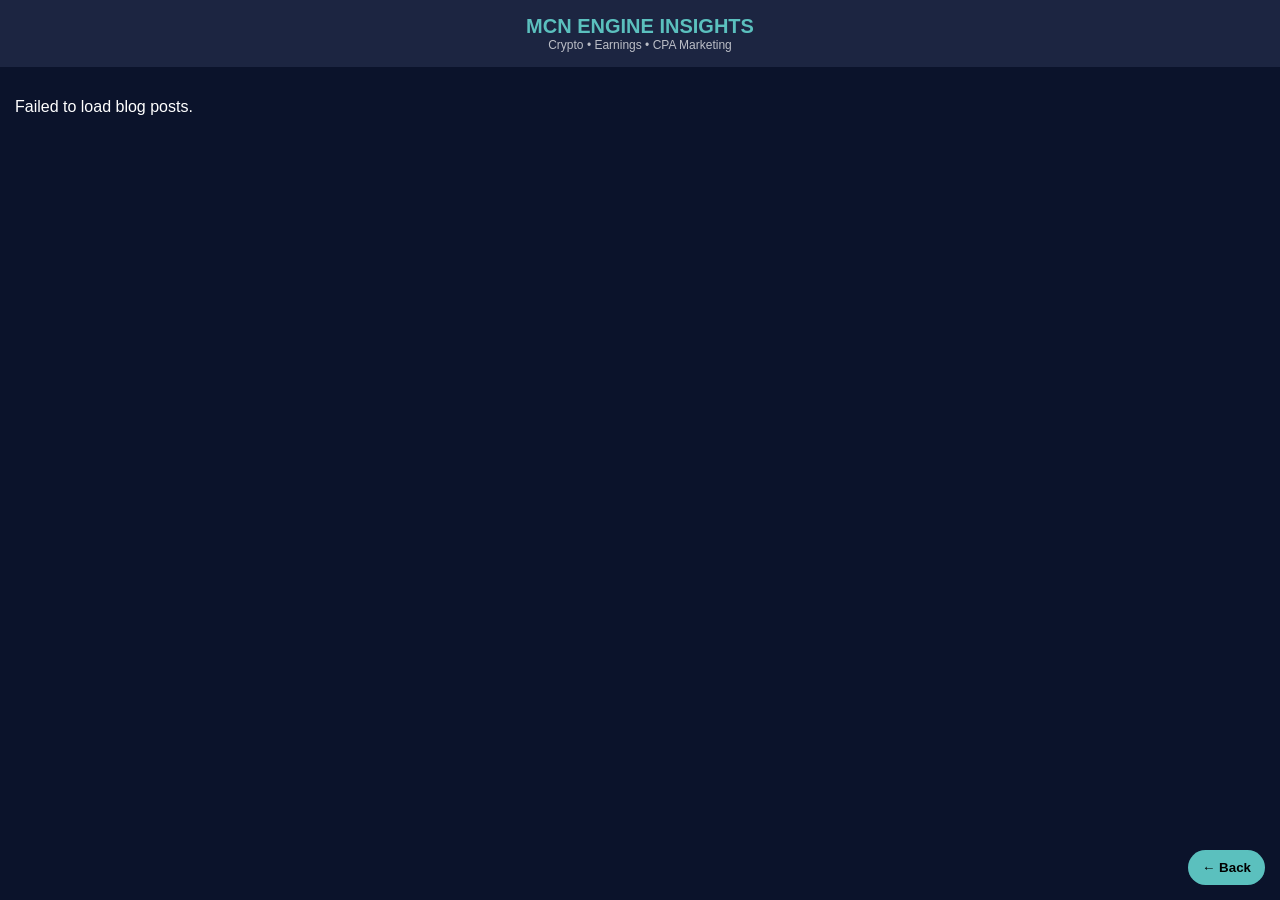
<file: blog/index.html>
<!DOCTYPE html>
<html>
<head>
  <title>MCN Engine Blog</title>

  <meta name="viewport" content="width=device-width, initial-scale=1.0">

  <meta name="description" content="MCN Engine Blog - Crypto news, earning guides, CPA marketing insights and digital finance strategies.">

  <style>
    body {
      margin: 0;
      font-family: Arial, sans-serif;
      background: #0b132b;
      color: #fff;
    }

    .header {
      background: #1c2541;
      padding: 15px;
      text-align: center;
      position: sticky;
      top: 0;
    }

    .header h1 {
      margin: 0;
      font-size: 20px;
      color: #5bc0be;
    }

    .sub {
      font-size: 12px;
      opacity: 0.7;
    }

    .container {
      padding: 15px;
    }

    .card {
      background: #1c2541;
      margin-bottom: 15px;
      border-radius: 12px;
      overflow: hidden;
      box-shadow: 0 4px 12px rgba(0,0,0,0.3);
    }

    .card img {
      width: 100%;
      height: 160px;
      object-fit: cover;
    }

    .content {
      padding: 12px;
    }

    .title {
      font-size: 16px;
      font-weight: bold;
      color: #5bc0be;
    }

    .text {
      font-size: 13px;
      opacity: 0.85;
      line-height: 1.4;
    }

    .tag {
      font-size: 10px;
      background: #5bc0be;
      color: #000;
      padding: 3px 6px;
      border-radius: 5px;
      display: inline-block;
      margin-bottom: 8px;
    }

    .loading {
      text-align: center;
      padding: 30px;
    }

    .back {
      position: fixed;
      bottom: 15px;
      right: 15px;
      background: #5bc0be;
      color: #000;
      border: none;
      padding: 10px 14px;
      border-radius: 50px;
      font-weight: bold;
      cursor: pointer;
    }
  </style>
</head>

<body>

<div class="header">
  <h1>MCN ENGINE INSIGHTS</h1>
  <div class="sub">Crypto • Earnings • CPA Marketing</div>
</div>

<div class="container" id="blogContainer">
  <div class="loading">Loading articles...</div>
</div>

<button class="back" onclick="location.href='../dashboard.html'">← Back</button>

<script>

/* ================= USER TRACKING ================= */
function trackUser() {
  const uid = localStorage.getItem("uid") || "guest";

  fetch("https://mxm-backend.onrender.com/track/session", {
    method: "POST",
    headers: {
      "Content-Type": "application/json"
    },
    body: JSON.stringify({
      uid: uid,
      page: "blog"
    })
  });
}

/* ================= LOAD BLOGS ================= */
async function loadBlogs() {
  try {
    const res = await fetch("https://mxm-backend.onrender.com/blog/list");
    const data = await res.json();

    const container = document.getElementById("blogContainer");
    container.innerHTML = "";

    if (!data.length) {
      container.innerHTML = "<p>No articles yet.</p>";
      return;
    }

    data.forEach(post => {

      // VIEW TRACKING (non-blocking)
      fetch(`https://mxm-backend.onrender.com/blog/view/${post.id}`, {
        method: "POST"
      });

      container.innerHTML += `
        <div class="card">

          ${post.image ? `<img src="${post.image}">` : ""}

          <div class="content">
            <div class="tag">MCN UPDATE</div>
            <div class="title">${post.title}</div>
            <div class="text">${post.content}</div>
          </div>

        </div>
      `;
    });

    // IMPORTANT: ADS LOAD AFTER BLOGS
    loadAds();

  } catch (err) {
    document.getElementById("blogContainer").innerHTML =
      "<p>Failed to load blog posts.</p>";
  }
}

/* ================= ADS SYSTEM (UPDATED CLEAN VERSION) ================= */
async function loadAds() {
  try {
    const res = await fetch("https://mxm-backend.onrender.com/ads/list");
    const ads = await res.json();

    const container = document.getElementById("blogContainer");

    ads.forEach(ad => {

      container.innerHTML += `
        <div class="card" style="border:1px dashed #5bc0be;">
          <div class="content">

            <div class="tag">SPONSORED</div>

            <div class="title">${ad.title}</div>
            <div class="text">${ad.text}</div>

            <button onclick="handleAdClick('${ad.id}', '${ad.link}')">
              Open
            </button>

          </div>
        </div>
      `;
    });

  } catch (err) {
    console.log("Ads failed");
  }
}

/* ================= AD CLICK TRACKING ================= */
function handleAdClick(id, link) {
  fetch(`https://mxm-backend.onrender.com/ads/click/${id}`, {
    method: "POST"
  });

  window.location.href = link;
}

/* ================= INIT ================= */
trackUser();
loadBlogs();

</script>

</body>
</html>
</file>
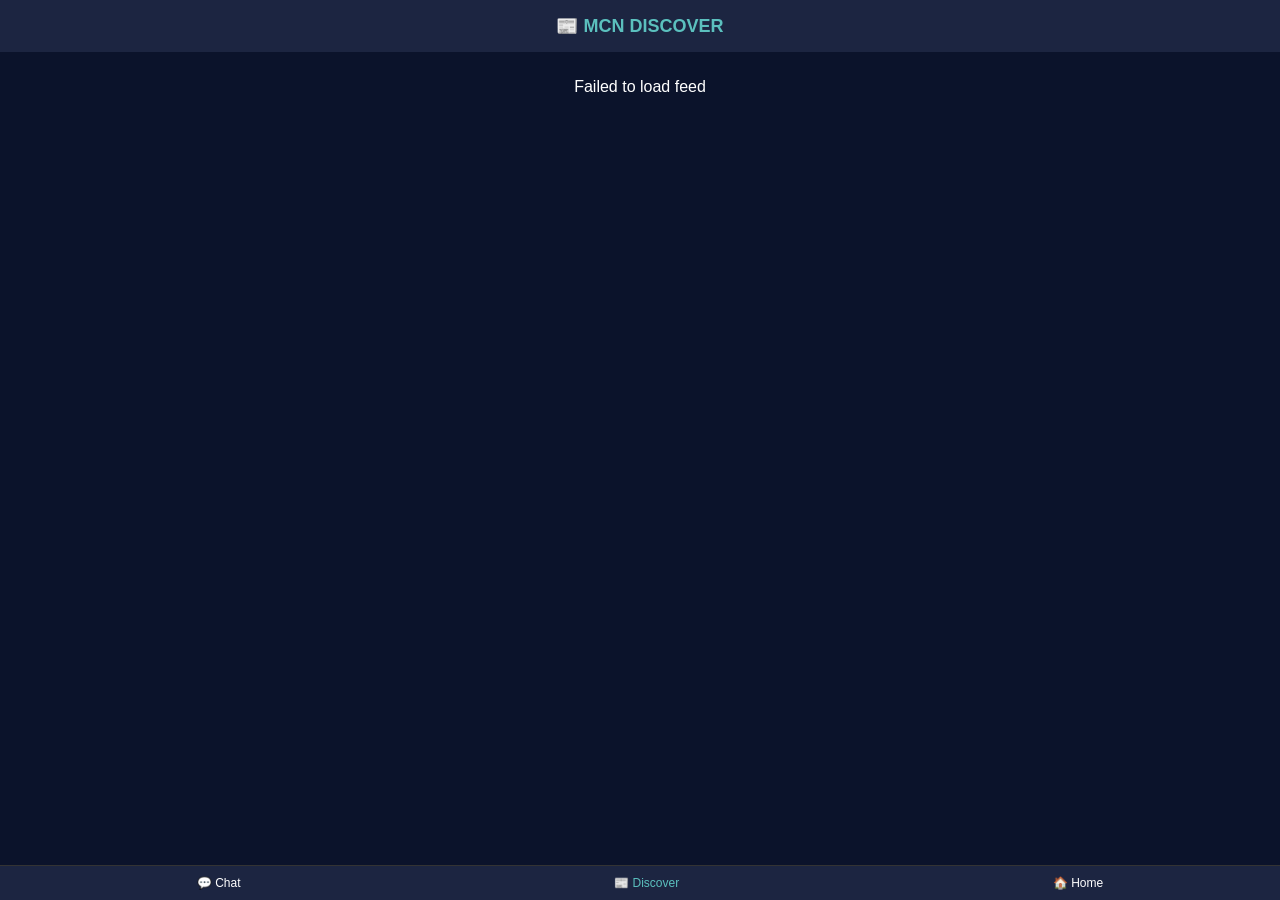
<file: discover.html>
<!DOCTYPE html>
<html>
<head>
  <title>MCN Discover</title>

  <meta name="viewport" content="width=device-width, initial-scale=1.0">

  <style>
    body {
      margin: 0;
      font-family: Arial;
      background: #0b132b;
      color: white;
    }

    .header {
      position: sticky;
      top: 0;
      background: #1c2541;
      padding: 15px;
      text-align: center;
      z-index: 1000;
    }

    .header h2 {
      margin: 0;
      color: #5bc0be;
      font-size: 18px;
    }

    .container {
      padding: 10px;
      max-width: 700px;
      margin: auto;
    }

    .card {
      background: #1c2541;
      border-radius: 12px;
      margin-bottom: 12px;
      overflow: hidden;
      cursor: pointer;
      box-shadow: 0 3px 10px rgba(0,0,0,0.3);
    }

    .card img {
      width: 100%;
      height: 170px;
      object-fit: cover;
    }

    .content {
      padding: 10px;
    }

    .tag {
      font-size: 10px;
      background: #5bc0be;
      color: #000;
      padding: 3px 6px;
      border-radius: 5px;
      display: inline-block;
      margin-bottom: 6px;
    }

    .title {
      font-size: 16px;
      font-weight: bold;
      color: #5bc0be;
    }

    .text {
      font-size: 13px;
      opacity: 0.85;
      margin-top: 6px;
    }

    .loading {
      text-align: center;
      padding: 40px;
      opacity: 0.7;
    }

    .bottom-nav {
      position: fixed;
      bottom: 0;
      left: 0;
      width: 100%;
      background: #1c2541;
      display: flex;
      justify-content: space-around;
      padding: 10px;
      border-top: 1px solid #333;
    }

    .nav-btn {
      color: white;
      font-size: 12px;
      text-align: center;
      cursor: pointer;
    }

    .nav-btn.active {
      color: #5bc0be;
    }
  </style>
</head>

<body>

<div class="header">
  <h2>📰 MCN DISCOVER</h2>
</div>

<div class="container" id="feed">
  <div class="loading">Loading feed...</div>
</div>

<!-- Bottom Navigation -->
<div class="bottom-nav">
  <div class="nav-btn" onclick="location.href='messages.html'">💬 Chat</div>
  <div class="nav-btn active">📰 Discover</div>
  <div class="nav-btn" onclick="location.href='dashboard.html'">🏠 Home</div>
</div>

<script>
async function loadFeed() {
  try {
    const res = await fetch("https://mxm-backend.onrender.com/blog/list");
    const data = await res.json();

    const container = document.getElementById("feed");
    container.innerHTML = "";

    data.forEach(post => {

      fetch(`https://mxm-backend.onrender.com/blog/view/${post.id}`, {
        method: "POST"
      });

      container.innerHTML += `
        <div class="card" onclick="openPost('${post.id}')">

          ${post.image ? `<img src="${post.image}">` : ""}

          <div class="content">
            <div class="tag">DISCOVER</div>

            <div class="title">${post.title}</div>

            <div class="text">
              ${(post.content || "").substring(0, 120)}...
            </div>
          </div>

        </div>
      `;
    });

  } catch (e) {
    document.getElementById("feed").innerHTML =
      "<p style='text-align:center'>Failed to load feed</p>";
  }
}

function openPost(id){
  window.location.href = "post.html?id=" + id;
}

loadFeed();
</script>

</body>
</html>
</file>
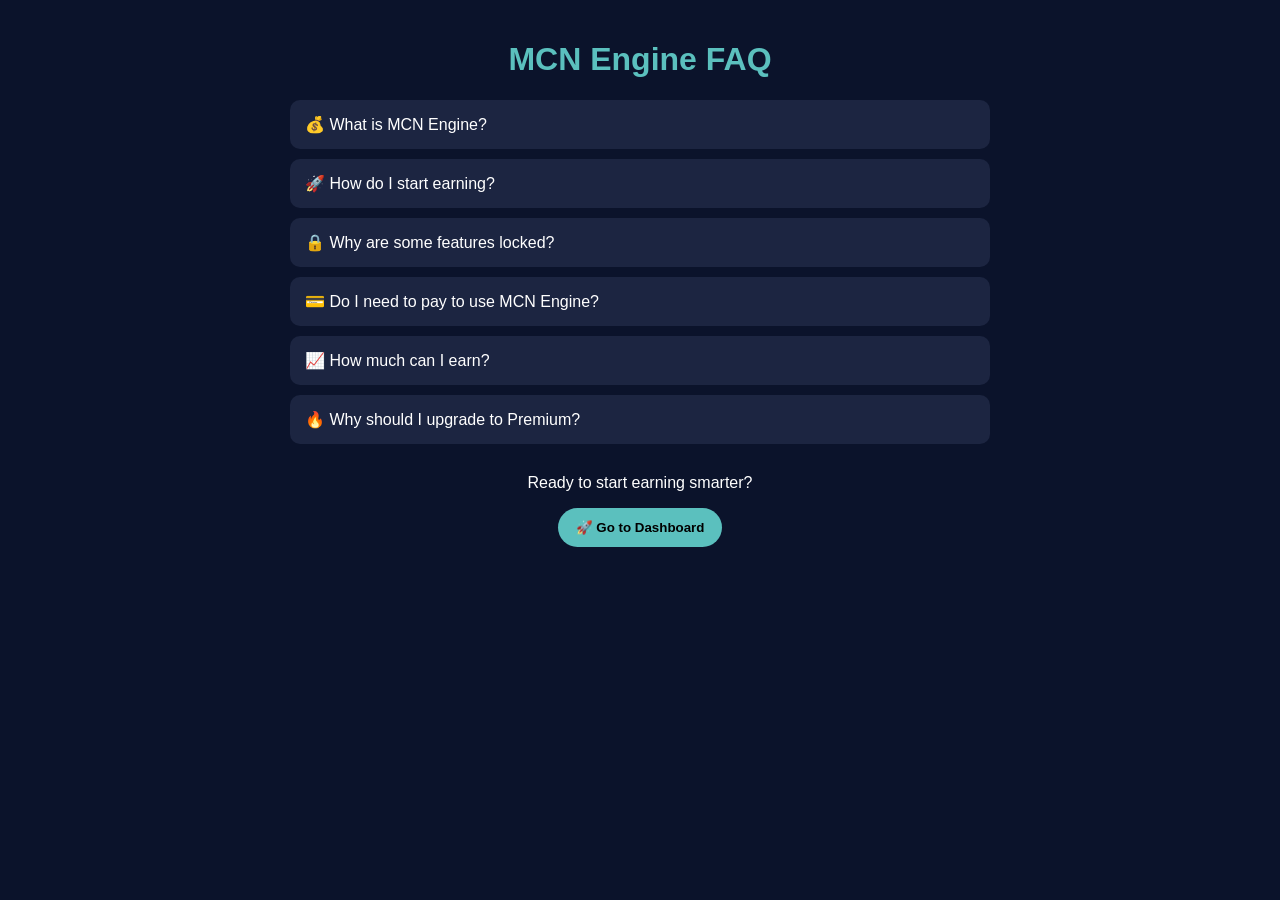
<file: faq.html>
<!DOCTYPE html>
<html>
<head>
  <title>MCN Engine FAQ</title>
  <meta name="viewport" content="width=device-width, initial-scale=1.0">
  <link rel="stylesheet" href="style.css">

  <style>
    body {
      font-family: Arial;
      background: #0b132b;
      color: white;
      margin: 0;
      padding: 20px;
    }

    .container {
      max-width: 700px;
      margin: auto;
    }

    h1 {
      text-align: center;
      color: #5bc0be;
    }

    .faq {
      background: #1c2541;
      margin: 10px 0;
      padding: 15px;
      border-radius: 10px;
      cursor: pointer;
    }

    .answer {
      display: none;
      margin-top: 10px;
      color: #d1d1d1;
      line-height: 1.6;
    }

    .cta {
      margin-top: 30px;
      text-align: center;
    }

    .cta button {
      padding: 12px 18px;
      border: none;
      border-radius: 25px;
      background: #5bc0be;
      font-weight: bold;
      cursor: pointer;
    }
  </style>
</head>

<body>

<div class="container">

  <h1>MCN Engine FAQ</h1>

  <!-- FAQ 1 -->
  <div class="faq" onclick="toggle(this)">
    💰 What is MCN Engine?
    <div class="answer">
      MCN Engine is a monetization system that combines CPA marketing, content earning, and crypto-based tools to help users understand and access online income systems.
    </div>
  </div>

  <!-- FAQ 2 -->
  <div class="faq" onclick="toggle(this)">
    🚀 How do I start earning?
    <div class="answer">
      You can start by exploring the Earn section, completing basic actions, and upgrading to premium to unlock higher-value monetization tools and guides.
    </div>
  </div>

  <!-- FAQ 3 -->
  <div class="faq" onclick="toggle(this)">
    🔒 Why are some features locked?
    <div class="answer">
      Some features are reserved for premium users to support system sustainability and unlock advanced earning tools, automation, and CPA systems.
    </div>
  </div>

  <!-- FAQ 4 -->
  <div class="faq" onclick="toggle(this)">
    💳 Do I need to pay to use MCN Engine?
    <div class="answer">
      No. You can start for free. However, premium unlocks higher earning potential, better tools, and faster monetization pathways.
    </div>
  </div>

  <!-- FAQ 5 -->
  <div class="faq" onclick="toggle(this)">
    📈 How much can I earn?
    <div class="answer">
      Earnings depend on traffic, engagement, and user activity. MCN Engine provides tools and systems, but results vary per user effort and strategy.
    </div>
  </div>

  <!-- FAQ 6 (CONVERSION PUSH) -->
  <div class="faq" onclick="toggle(this)">
    🔥 Why should I upgrade to Premium?
    <div class="answer">
      Premium unlocks advanced monetization tools, CPA optimization features, and priority access to earning systems designed for higher conversion potential.
    </div>
  </div>

  <div class="cta">
    <p>Ready to start earning smarter?</p>
    <button onclick="location.href='dashboard.html'">
      🚀 Go to Dashboard
    </button>
  </div>

</div>

<script>
function toggle(el) {
  const ans = el.querySelector(".answer");
  ans.style.display = ans.style.display === "block" ? "none" : "block";
}
</script>

</body>
</html>
</file>
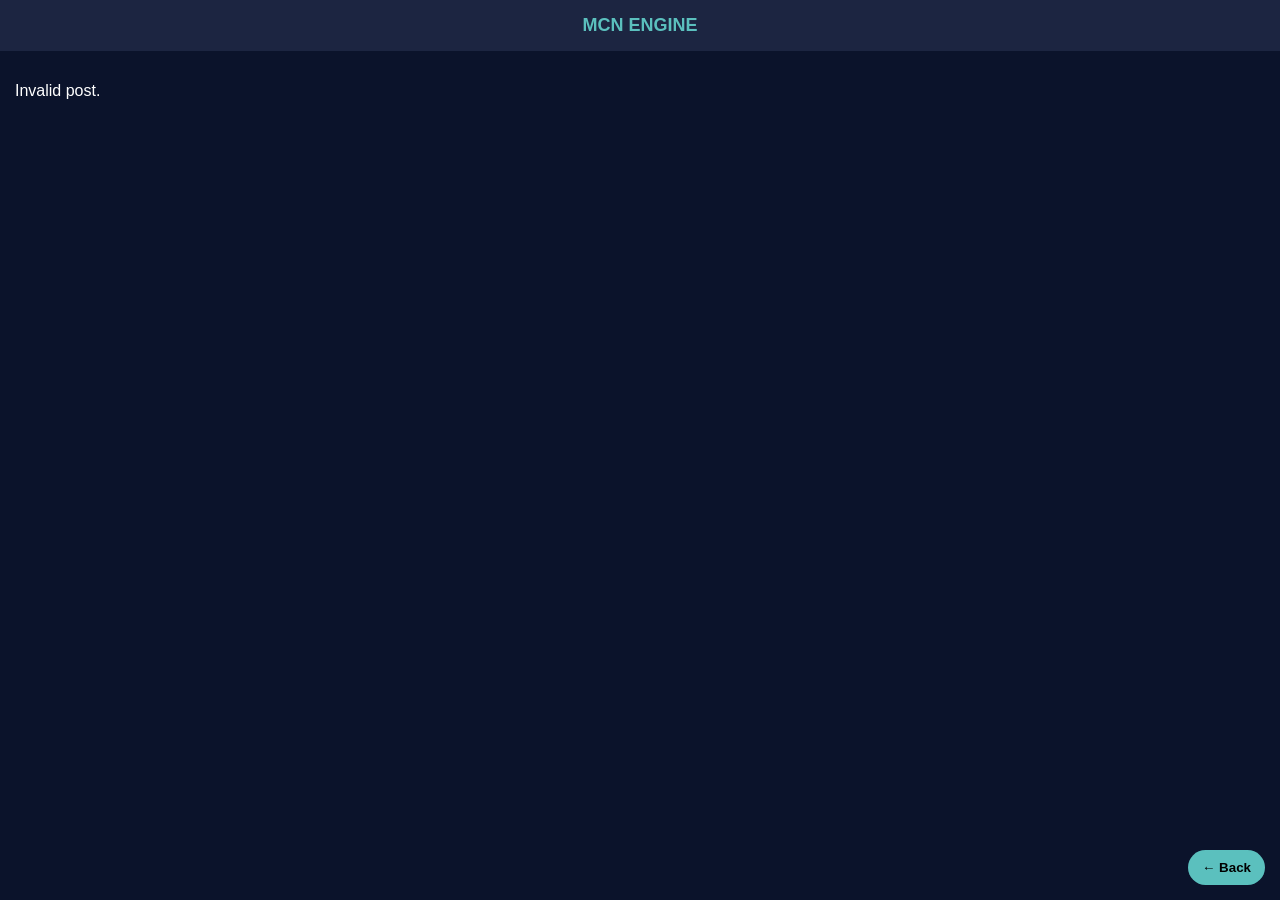
<file: blog/post.html>
<!DOCTYPE html>
<html>
<head>
  <title>MCN Engine Blog Post</title>

  <meta name="viewport" content="width=device-width, initial-scale=1.0">

  <meta name="description" content="MCN Engine blog post">

  <style>
    body {
      margin: 0;
      font-family: Arial, sans-serif;
      background: #0b132b;
      color: #fff;
    }

    .header {
      background: #1c2541;
      padding: 15px;
      text-align: center;
    }

    .header h1 {
      margin: 0;
      font-size: 18px;
      color: #5bc0be;
    }

    .container {
      padding: 15px;
    }

    .title {
      font-size: 20px;
      font-weight: bold;
      color: #5bc0be;
      margin-bottom: 10px;
    }

    .image {
      width: 100%;
      border-radius: 10px;
      margin-bottom: 10px;
    }

    .content {
      font-size: 14px;
      line-height: 1.6;
      opacity: 0.9;
    }

    .back {
      position: fixed;
      bottom: 15px;
      right: 15px;
      background: #5bc0be;
      color: #000;
      border: none;
      padding: 10px 14px;
      border-radius: 50px;
      font-weight: bold;
      cursor: pointer;
    }

    .loading {
      text-align: center;
      padding: 40px;
    }
  </style>
</head>

<body>

<div class="header">
  <h1>MCN ENGINE</h1>
</div>

<div class="container" id="postContainer">
  <div class="loading">Loading post...</div>
</div>

<button class="back" onclick="location.href='index.html'">← Back</button>

<script>

/* ================= GET POST ID ================= */
function getPostId() {
  const params = new URLSearchParams(window.location.search);
  return params.get("id");
}

/* ================= LOAD POST ================= */
async function loadPost() {
  const id = getPostId();

  if (!id) {
    document.getElementById("postContainer").innerHTML =
      "<p>Invalid post.</p>";
    return;
  }

  try {
    const res = await fetch("https://mxm-backend.onrender.com/blog/list");
    const data = await res.json();

    const post = data.find(p => p.id === id);

    if (!post) {
      document.getElementById("postContainer").innerHTML =
        "<p>Post not found.</p>";
      return;
    }

    document.title = post.title;

    document.getElementById("postContainer").innerHTML = `
      <div class="title">${post.title}</div>

      ${post.image ? `<img class="image" src="${post.image}">` : ""}

      <div class="content">${post.content}</div>
    `;

    // 🔥 VIEW TRACKING
    fetch(`https://mxm-backend.onrender.com/blog/view/${post.id}`, {
      method: "POST"
    });

  } catch (err) {
    document.getElementById("postContainer").innerHTML =
      "<p>Error loading post.</p>";
  }
}

/* ================= INIT ================= */
loadPost();

</script>

</body>
</html>
</file>
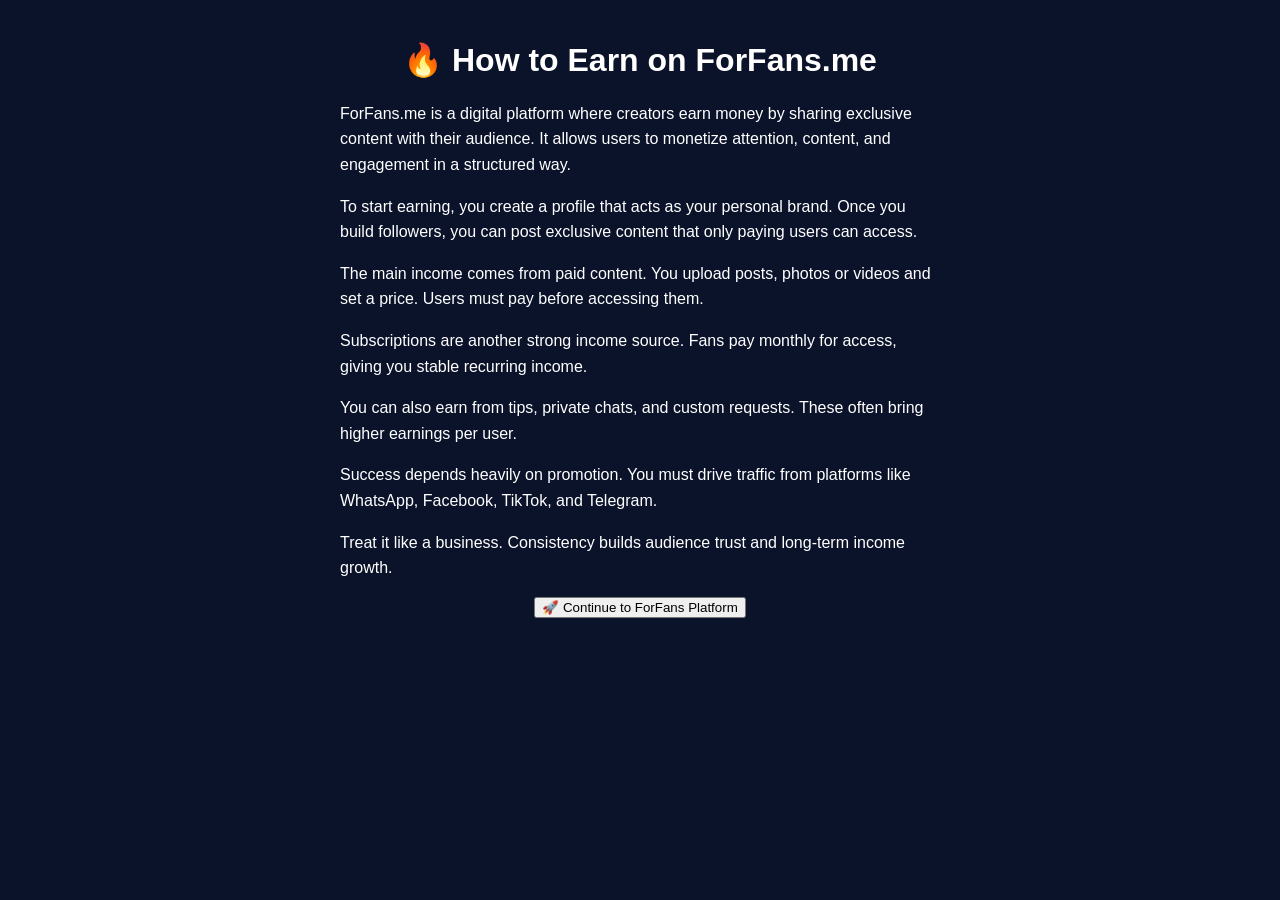
<file: earn/forfans.html>
<!DOCTYPE html>
<html>
<head>
  <title>ForFans Guide</title>
  <meta name="viewport" content="width=device-width, initial-scale=1.0">
  <link rel="stylesheet" href="../style.css">
</head>

<body>

<div style="text-align:center; padding:20px;">

  <h1>🔥 How to Earn on ForFans.me</h1>

  <div style="max-width:600px; margin:auto; text-align:left; line-height:1.6;">

    <p>
      ForFans.me is a digital platform where creators earn money by sharing exclusive content with their audience. It allows users to monetize attention, content, and engagement in a structured way.
    </p>

    <p>
      To start earning, you create a profile that acts as your personal brand. Once you build followers, you can post exclusive content that only paying users can access.
    </p>

    <p>
      The main income comes from paid content. You upload posts, photos or videos and set a price. Users must pay before accessing them.
    </p>

    <p>
      Subscriptions are another strong income source. Fans pay monthly for access, giving you stable recurring income.
    </p>

    <p>
      You can also earn from tips, private chats, and custom requests. These often bring higher earnings per user.
    </p>

    <p>
      Success depends heavily on promotion. You must drive traffic from platforms like WhatsApp, Facebook, TikTok, and Telegram.
    </p>

    <p>
      Treat it like a business. Consistency builds audience trust and long-term income growth.
    </p>

  </div>

  <!-- BUTTON CTA (NOT LINK) -->
  <button onclick="window.open('https://forfans.me/chichiguy','_blank')">
    🚀 Continue to ForFans Platform
  </button>

</div>

</body>
</html>
</file>
<file: style.css>
body {
  margin: 0;
  font-family: Arial;
  background: #0b132b;
  color: white;
}

/* NAVBAR */
.navbar {
  display: flex;
  justify-content: space-between;
  align-items: center;
  background: #1c2541;
  padding: 10px;
}

/* ✅ SMALL BUTTONS */
.navbar button {
  width: auto;
  padding: 5px 8px;
  font-size: 13px;
  border-radius: 5px;
  background: #5bc0be;
  border: none;
}

/* MENU */
.menu {
  display: none;
  position: absolute;
  top: 50px;
  left: 10px;
  background: #2a2a2a;
  padding: 10px;
  border-radius: 10px;
  width: 160px;
}

/* KEEP DESIGN, JUST SMALLER */
.menu button {
  width: 100%;
  margin: 5px 0;
  padding: 6px;
  font-size: 13px;
}

/* DASHBOARD TITLE BADGE */
.title-box {
  text-align: center;
  margin: 10px 0;
}

.title-box h2 {
  margin: 0;
}

.badge {
  background: gold;
  color: black;
  padding: 3px 8px;
  border-radius: 8px;
  font-size: 12px;
}

/* CARD */
.card {
  background: #1c2541;
  padding: 12px;
  margin: 10px;
  border-radius: 10px;
}

/* CHAT BOX */
#chatBox {
  height: 220px;
  overflow-y: auto;
  background: #0b132b;
  padding: 10px;
  border-radius: 8px;
}

/* INPUT ROW */
.row {
  display: flex;
  gap: 6px;
  margin-top: 8px;
}

.row input {
  width: 70%;
  padding: 8px;
  border-radius: 5px;
  border: none;
}

.row button {
  padding: 6px 10px;
  border-radius: 5px;
  background: #5bc0be;
  border: none;
}
</file>
